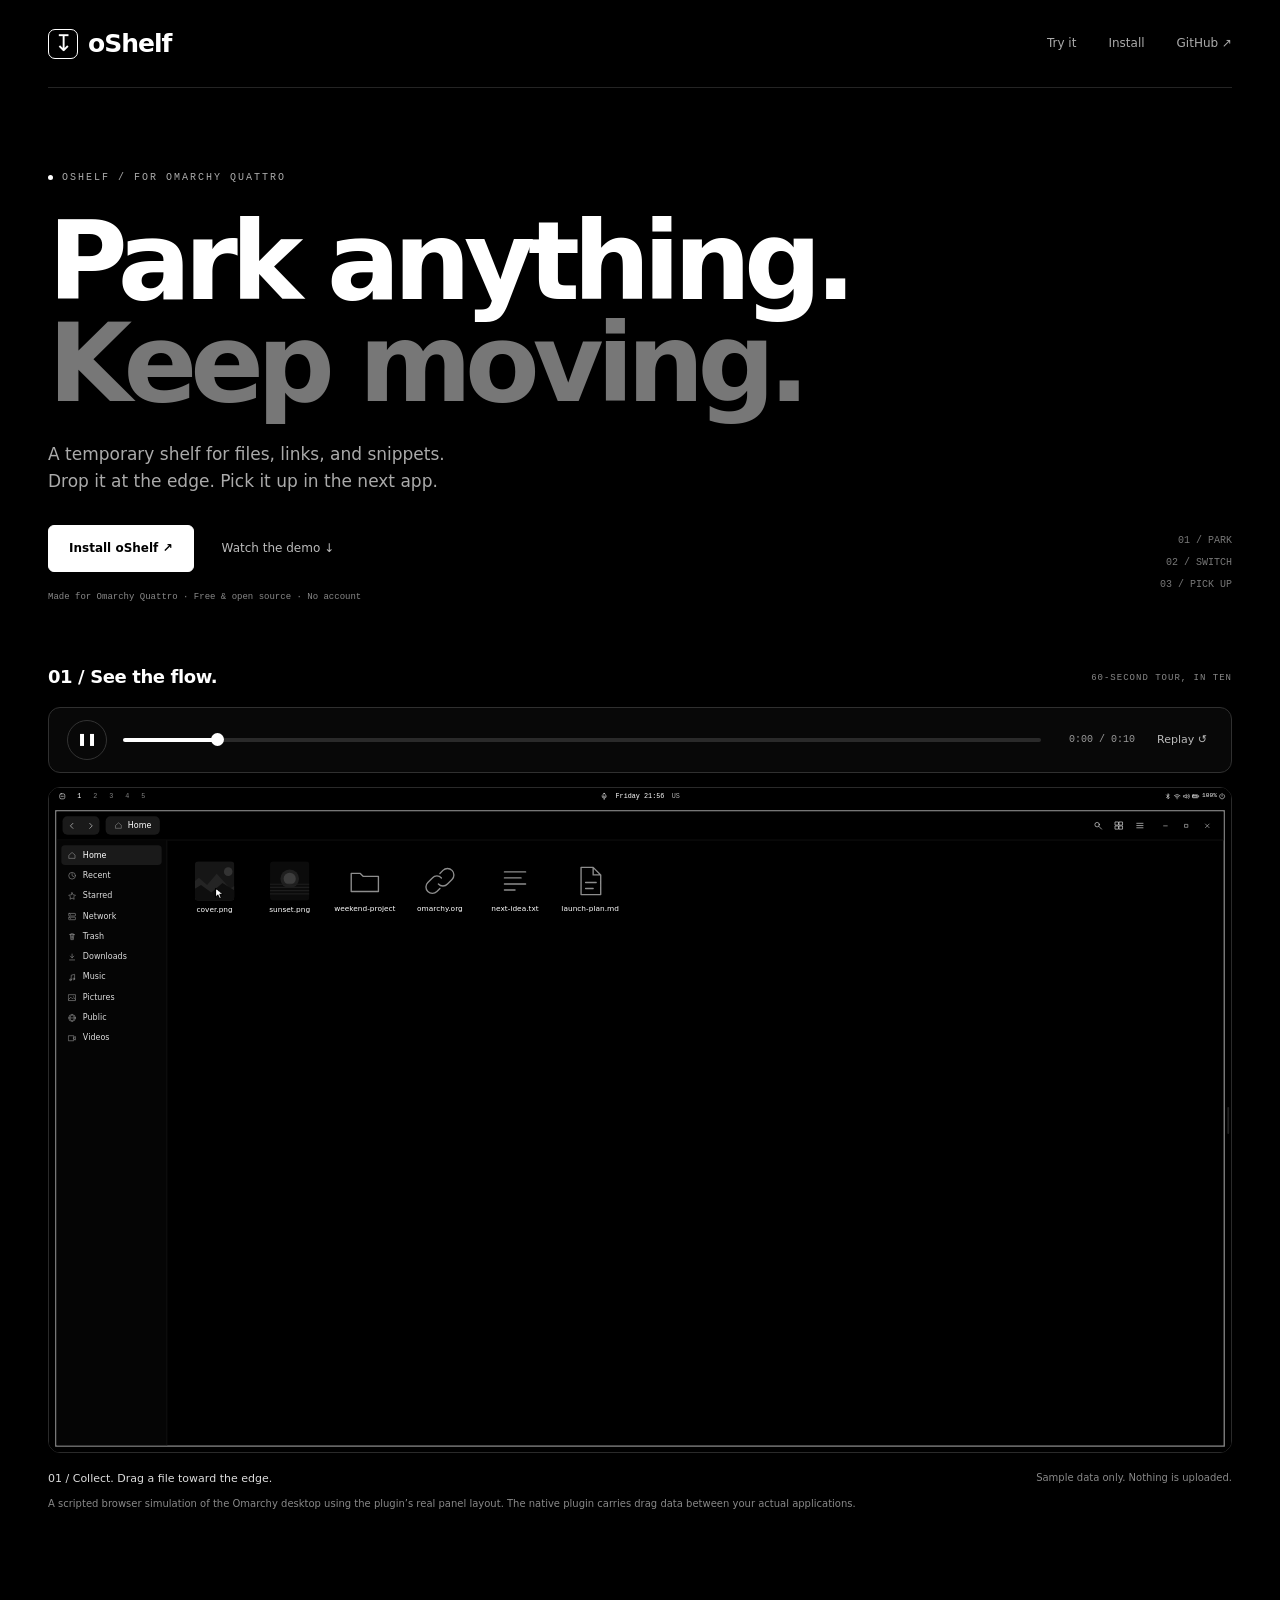
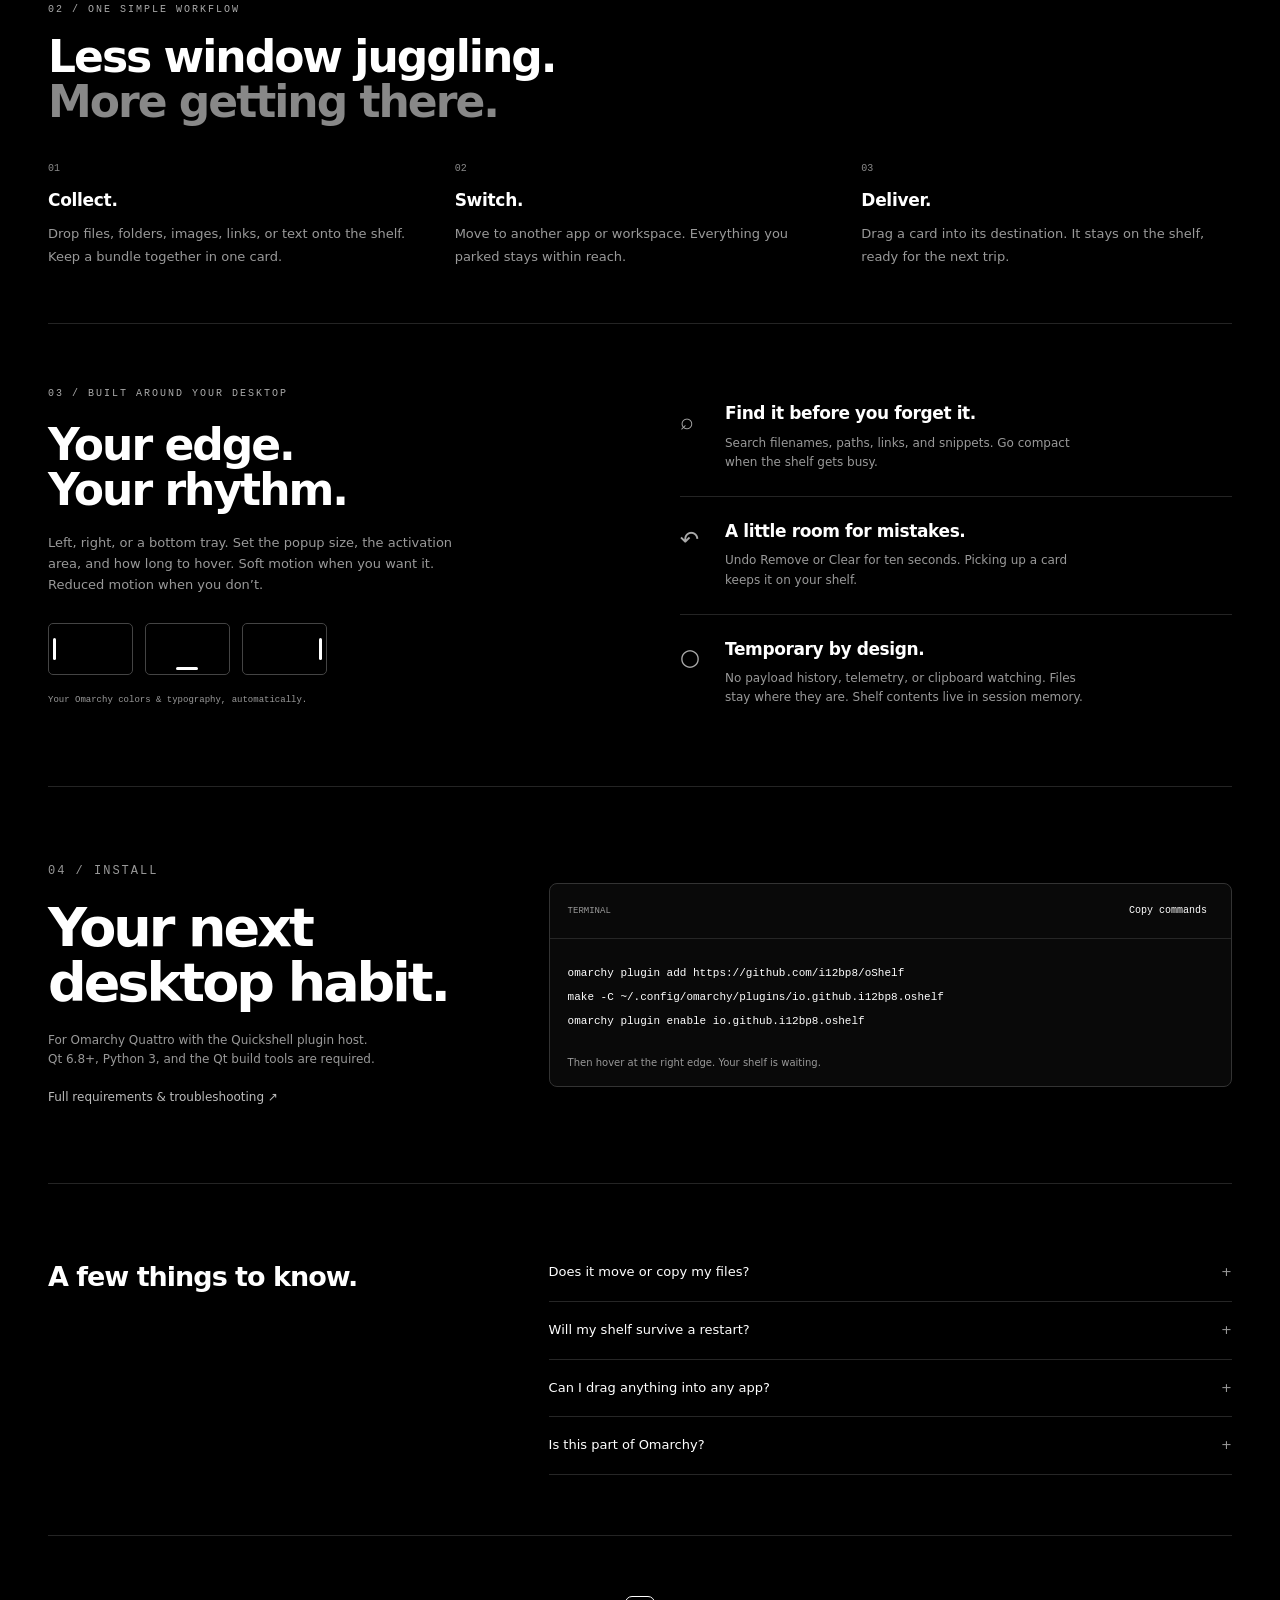
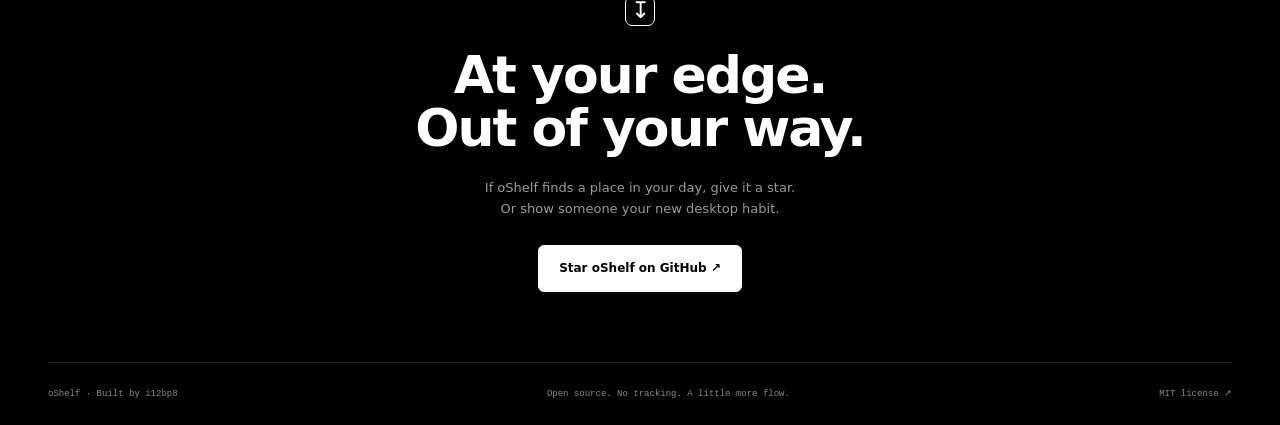
<file: index.html>
<!doctype html>
<html lang="en"><head>
<meta charset="utf-8"><meta name="viewport" content="width=device-width,initial-scale=1">
<title>oShelf — A little room between apps.</title>
<meta name="description" content="Park files, images, links, and snippets at the edge of your Omarchy desktop. Switch context. Pick them up anywhere.">
<meta name="theme-color" content="#000000"><meta property="og:title" content="oShelf — A little room between apps."><meta property="og:description" content="Your next favorite desktop habit. A temporary drag-and-drop shelf for Omarchy."><meta property="og:type" content="website"><meta property="og:url" content="https://i12bp8.github.io/oShelf/"><meta property="og:image" content="https://i12bp8.github.io/oShelf/social.png"><meta name="twitter:card" content="summary_large_image">
<link rel="icon" href="icon.svg" type="image/svg+xml"><link rel="stylesheet" href="style.css?v=4"><script src="demo.js?v=4" defer></script></head>
<body>
<svg class="sprite" aria-hidden="true" focusable="false" xmlns="http://www.w3.org/2000/svg">
<symbol id="i-shelf" viewBox="0 0 22 22"><path d="M3 12v7h16v-7M6 9V3h10v6M11 7v7m-3-3 3 3 3-3"/></symbol>
<symbol id="i-close" viewBox="0 0 22 22"><path d="m6 6 10 10M16 6 6 16"/></symbol>
<symbol id="i-search" viewBox="0 0 22 22"><circle cx="9" cy="9" r="5"/><path d="m13 13 6 6"/></symbol>
<symbol id="i-settings" viewBox="0 0 22 22"><path d="M3 5h2M9 5h10M3 11h8M15 11h4M3 17h2M9 17h10"/><circle cx="7" cy="5" r="2"/><circle cx="13" cy="11" r="2"/><circle cx="7" cy="17" r="2"/></symbol>
<symbol id="i-compact" viewBox="0 0 22 22"><path d="M3 4h3v3H3zM10 5.5h9M3 10h3v3H3zM10 11.5h9M3 16h3v3H3zM10 17.5h9"/></symbol>
<symbol id="i-pin" viewBox="0 0 22 22"><path d="M7 3h8l-1 7 3 4H5l3-4zM11 14v6"/></symbol>
<symbol id="i-image" viewBox="0 0 22 22"><rect x="3" y="3" width="16" height="16"/><path d="m3 16 5-5 4 4 3-3 4 4M15 7h.01"/></symbol>
<symbol id="i-text" viewBox="0 0 22 22"><path d="M4 5h14M4 9h11M4 13h14M4 17h7"/></symbol>
<symbol id="i-folder" viewBox="0 0 22 22"><path d="M2 6h6l2 2h10v10H2z"/></symbol>
<symbol id="i-url" viewBox="0 0 22 22"><circle cx="11" cy="11" r="8"/><path d="M3 11h16M11 3c-7 5-7 11 0 16M11 3c7 5 7 11 0 16"/></symbol>
<symbol id="i-file" viewBox="0 0 22 22"><path d="M5 2h8l5 5v13H5zM13 2v5h5M8 12h7M8 16h5"/></symbol>
<symbol id="i-arrow" viewBox="0 0 22 22"><path d="M6 16 16 6M9 6h7v7"/></symbol>
<symbol id="i-back" viewBox="0 0 22 22"><path d="M13 5 7 11l6 6"/></symbol>
<symbol id="i-forward" viewBox="0 0 22 22"><path d="m9 5 6 6-6 6"/></symbol>
<symbol id="i-home" viewBox="0 0 22 22"><path d="M4 10 11 4l7 6v8H4z"/></symbol>
<symbol id="i-clock" viewBox="0 0 22 22"><circle cx="11" cy="11" r="8"/><path d="M11 6v5l4 2"/></symbol>
<symbol id="i-star" viewBox="0 0 22 22"><path d="m11 3 2.5 5.3 5.5.7-4 4 1 5.6L11 16l-5 2.6 1-5.6-4-4 5.5-.7z"/></symbol>
<symbol id="i-network" viewBox="0 0 22 22"><rect x="3" y="4" width="16" height="6" rx="1"/><rect x="3" y="13" width="16" height="6" rx="1"/><path d="M7 7h.01M7 16h.01"/></symbol>
<symbol id="i-trash" viewBox="0 0 22 22"><path d="M5 6h12M8 6V4h6v2M7 6l1 12h6l1-12M10 9v6M12 9v6"/></symbol>
<symbol id="i-download" viewBox="0 0 22 22"><path d="M11 4v9m-4-4 4 4 4-4M5 18h12"/></symbol>
<symbol id="i-music" viewBox="0 0 22 22"><path d="M9 17V6l8-2v11"/><circle cx="7" cy="17" r="2"/><circle cx="15" cy="15" r="2"/></symbol>
<symbol id="i-pictures" viewBox="0 0 22 22"><rect x="3" y="4" width="16" height="14"/><path d="m3 15 5-5 4 4 3-3 4 4M14 8h.01"/></symbol>
<symbol id="i-public" viewBox="0 0 22 22"><circle cx="11" cy="11" r="8"/><path d="M3 11h16M11 3c-7 5-7 11 0 16M11 3c7 5 7 11 0 16"/></symbol>
<symbol id="i-videos" viewBox="0 0 22 22"><rect x="3" y="5" width="12" height="12"/><path d="m15 9 4-2v8l-4-2z"/></symbol>
<symbol id="i-grid" viewBox="0 0 22 22"><rect x="3" y="3" width="7" height="7"/><rect x="12" y="3" width="7" height="7"/><rect x="3" y="12" width="7" height="7"/><rect x="12" y="12" width="7" height="7"/></symbol>
<symbol id="i-menu" viewBox="0 0 22 22"><path d="M4 6h14M4 11h14M4 16h14"/></symbol>
<symbol id="i-minus" viewBox="0 0 22 22"><path d="M6 11h10"/></symbol>
<symbol id="i-square" viewBox="0 0 22 22"><rect x="7" y="7" width="8" height="8"/></symbol>
<symbol id="i-mic" viewBox="0 0 22 22"><path d="M11 3a3 3 0 0 1 3 3v4a3 3 0 0 1-6 0V6a3 3 0 0 1 3-3zM5 10a6 6 0 0 0 12 0M11 16v4"/></symbol>
<symbol id="i-bt" viewBox="0 0 22 22"><path d="m7 7 8 8-4 3V4l4 3-8 8"/></symbol>
<symbol id="i-net" viewBox="0 0 22 22"><path d="M3 9a12 12 0 0 1 16 0M6 12a8 8 0 0 1 10 0M9 15a3.5 3.5 0 0 1 4 0M11 18h.01"/></symbol>
<symbol id="i-vol" viewBox="0 0 22 22"><path d="M4 9h3l4-3v10l-4-3H4zM15 8a4 4 0 0 1 0 6M17 5a8 8 0 0 1 0 12"/></symbol>
<symbol id="i-batt" viewBox="0 0 22 22"><rect x="2" y="7" width="16" height="8" rx="2"/><path d="M20 10v2"/><rect x="4" y="9" width="11" height="4"/></symbol>
<symbol id="i-power" viewBox="0 0 22 22"><path d="M11 3v8M6 6a7 7 0 1 0 10 0"/></symbol>
<symbol id="i-omarchy" viewBox="0 0 22 22"><rect x="4" y="4" width="14" height="14" rx="4"/><path d="M8 11h6"/></symbol>
<symbol id="i-link" viewBox="0 0 22 22"><path d="M10 13a4 4 0 0 0 6 0l3-3a4 4 0 0 0-6-6l-2 2M12 9a4 4 0 0 0-6 0l-3 3a4 4 0 0 0 6 6l2-2"/></symbol>
<symbol id="i-pointer" viewBox="0 0 24 24"><path d="M5 3v16l4.2-4.2 2.6 6.2 3-1.3-2.6-6.2H18z" fill="#fff" stroke="#000" stroke-width="1.4" stroke-linejoin="round"/></symbol>
</svg>
<nav class="nav wrap" aria-label="Main navigation"><a class="brand" href="#"><span class="brand-icon">↧</span> oShelf<span class="brand-dot">.</span></a><div><a href="#playground">Try it</a><a href="#install">Install</a><a class="github" href="https://github.com/i12bp8/oShelf">GitHub ↗</a></div></nav>
<main><header class="hero wrap"><p class="eyebrow"><span></span> OSHELF / FOR OMARCHY QUATTRO</p><h1>Park anything.<br><em>Keep moving.</em></h1><p class="intro">A temporary shelf for files, links, and snippets.<br>Drop it at the edge. Pick it up in the next app.</p><div class="hero-actions"><a class="button primary" href="#install">Install oShelf ↗</a><a class="text-link" href="#playground">Watch the demo ↓</a></div><p class="fine">Made for Omarchy Quattro · Free & open source · No account</p><div class="hero-index" aria-hidden="true">01 / PARK<br>02 / SWITCH<br>03 / PICK UP</div></header>
<section class="playground" id="playground" aria-labelledby="demo-title">
<div class="wrap"><div class="section-label"><h2 id="demo-title">01 / See the flow.</h2><span>60-SECOND TOUR, IN TEN</span></div>
<div class="demo-toolbar"><button id="play" class="media-play" aria-label="Pause demo">❚❚</button><input id="scrub" class="media-track" type="range" min="0" max="1000" value="0" step="1" aria-label="Demo progress"><span id="time" class="media-time">0:00 / 0:11</span><button id="replay" class="media-replay">Replay ↺</button></div></div>
<div class="stage-wrap"><div class="stage" id="stage" aria-hidden="true"><div class="desktop" id="desktop" data-edge="right" data-workspace="1">
<div class="wallpaper"></div>
<header class="obar"><div class="obar-left"><span class="obar-menu"><svg class="icon"><use href="#i-omarchy"/></svg></span><div class="obar-workspaces"><span data-workspace="1" aria-pressed="true">1</span><span data-workspace="2" aria-pressed="false">2</span><span data-workspace="3">3</span><span data-workspace="4">4</span><span data-workspace="5">5</span></div></div>
<div class="obar-center"><span class="obar-ind"><svg class="icon"><use href="#i-mic"/></svg></span><span class="obar-clock" id="obar-clock">Thursday 14:20</span><span class="obar-kb">US</span></div>
<div class="obar-right"><span class="obar-ind"><svg class="icon"><use href="#i-bt"/></svg></span><span class="obar-ind"><svg class="icon"><use href="#i-net"/></svg></span><span class="obar-ind"><svg class="icon"><use href="#i-vol"/></svg></span><span class="obar-ind"><svg class="icon"><use href="#i-batt"/></svg><b>100%</b></span><span class="obar-ind"><svg class="icon"><use href="#i-power"/></svg></span></div>
</header>
<div class="ws" data-ws="1">
<section class="nw" id="source-window" aria-label="Files — Home">
<div class="nw-bar"><div class="nw-nav"><span class="nw-navbtn"><svg class="icon"><use href="#i-back"/></svg></span><span class="nw-navbtn"><svg class="icon"><use href="#i-forward"/></svg></span></div><div class="nw-path"><svg class="icon"><use href="#i-home"/></svg> Home</div><div class="nw-actions"><span class="nw-icon"><svg class="icon"><use href="#i-search"/></svg></span><span class="nw-icon"><svg class="icon"><use href="#i-grid"/></svg></span><span class="nw-icon"><svg class="icon"><use href="#i-menu"/></svg></span><div class="nw-controls"><span><svg class="icon"><use href="#i-minus"/></svg></span><span><svg class="icon"><use href="#i-square"/></svg></span><span><svg class="icon"><use href="#i-close"/></svg></span></div></div></div>
<div class="nw-body"><nav class="nw-side"><span class="nw-place active"><svg class="icon"><use href="#i-home"/></svg>Home</span><span class="nw-place"><svg class="icon"><use href="#i-clock"/></svg>Recent</span><span class="nw-place"><svg class="icon"><use href="#i-star"/></svg>Starred</span><span class="nw-place"><svg class="icon"><use href="#i-network"/></svg>Network</span><span class="nw-place"><svg class="icon"><use href="#i-trash"/></svg>Trash</span><span class="nw-place"><svg class="icon"><use href="#i-download"/></svg>Downloads</span><span class="nw-place"><svg class="icon"><use href="#i-music"/></svg>Music</span><span class="nw-place"><svg class="icon"><use href="#i-pictures"/></svg>Pictures</span><span class="nw-place"><svg class="icon"><use href="#i-public"/></svg>Public</span><span class="nw-place"><svg class="icon"><use href="#i-videos"/></svg>Videos</span></nav><div class="nw-grid" id="samples"></div></div>
</section>
</div>
<div class="ws" data-ws="2" hidden>
<section class="nw" id="destination" aria-label="Files — Projects">
<div class="nw-bar"><div class="nw-nav"><span class="nw-navbtn"><svg class="icon"><use href="#i-back"/></svg></span><span class="nw-navbtn"><svg class="icon"><use href="#i-forward"/></svg></span></div><div class="nw-path"><svg class="icon"><use href="#i-folder"/></svg> Projects</div><div class="nw-actions"><span class="nw-icon"><svg class="icon"><use href="#i-search"/></svg></span><span class="nw-icon"><svg class="icon"><use href="#i-grid"/></svg></span><span class="nw-icon"><svg class="icon"><use href="#i-menu"/></svg></span><div class="nw-controls"><span><svg class="icon"><use href="#i-minus"/></svg></span><span><svg class="icon"><use href="#i-square"/></svg></span><span><svg class="icon"><use href="#i-close"/></svg></span></div></div></div>
<div class="nw-body"><nav class="nw-side"><span class="nw-place"><svg class="icon"><use href="#i-home"/></svg>Home</span><span class="nw-place active"><svg class="icon"><use href="#i-folder"/></svg>Projects</span><span class="nw-place"><svg class="icon"><use href="#i-clock"/></svg>Recent</span><span class="nw-place"><svg class="icon"><use href="#i-star"/></svg>Starred</span><span class="nw-place"><svg class="icon"><use href="#i-network"/></svg>Network</span><span class="nw-place"><svg class="icon"><use href="#i-trash"/></svg>Trash</span><span class="nw-place"><svg class="icon"><use href="#i-download"/></svg>Downloads</span><span class="nw-place"><svg class="icon"><use href="#i-pictures"/></svg>Pictures</span></nav><div class="nw-grid empty" id="delivered"><p class="nw-drop-hint" id="drop-hint">Drop a shelf card here</p></div></div>
</section>
</div>
<div class="os-edge" id="edge-handle"><i class="os-edge-dwell" id="edge-dwell"></i></div>
<aside class="oshelf" id="shelf">
<div class="os-wash"></div>
<div class="os-head"><span class="os-mark"><svg class="icon"><use href="#i-shelf"/></svg></span><div class="os-heading"><strong>oShelf</strong><small>A place between apps</small></div><div class="os-head-actions"><span class="os-action"><svg class="icon"><use href="#i-settings"/></svg></span><span class="os-action"><svg class="icon"><use href="#i-close"/></svg></span></div></div>
<div class="os-browse">
<div class="os-search"><svg class="icon"><use href="#i-search"/></svg><span class="os-search-placeholder">Find anything on your shelf</span></div>
<div class="os-meta"><span id="os-meta">READY WHEN YOU ARE</span><div class="os-meta-actions"><span class="os-action"><svg class="icon"><use href="#i-pin"/></svg></span><span class="os-action"><svg class="icon"><use href="#i-compact"/></svg></span></div></div>
<div class="os-list" id="shelf-cards"></div>
<div class="os-empty" id="empty"><span class="os-empty-mark"><svg class="icon"><use href="#i-shelf"/></svg></span><strong>Leave it here for a moment.</strong><p>Files, links, images, little thoughts.<br>Drop here. Pick up wherever you go.</p></div>
<div class="os-foot"><span id="os-message">Temporary by design</span><div class="os-foot-actions"><span class="os-action os-action-label">Clear</span></div></div>
</div>
</aside>
<div class="demo-cursor" id="cursor"><svg class="icon"><use href="#i-pointer"/></svg></div>
<div class="demo-ghost" id="ghost"></div>
</div></div></div>
<div class="wrap"><div class="demo-caption"><p id="demo-status" role="status" aria-live="polite">01 / Collect. Drag a file to the edge.</p><span>Sample data only. Nothing is uploaded.</span></div><p class="demo-note">A scripted browser simulation of the Omarchy desktop using the plugin’s real panel layout. The native plugin carries drag data between your actual applications.</p></div>
</section>
<section class="statement wrap"><p class="eyebrow">02 / ONE SIMPLE WORKFLOW</p><h2>Less window juggling.<br><em>More getting there.</em></h2><div class="use-cases"><article><span class="number">01</span><h3>Collect.</h3><p>Drop files, folders, images, links, or text onto the shelf. Keep a bundle together in one card.</p></article><article><span class="number">02</span><h3>Switch.</h3><p>Move to another app or workspace. Everything you parked stays within reach.</p></article><article><span class="number">03</span><h3>Deliver.</h3><p>Drag a card into its destination. It stays on the shelf, ready for the next trip.</p></article></div></section>
<section class="details wrap"><div class="detail-large"><span class="eyebrow">03 / BUILT AROUND YOUR DESKTOP</span><h2>Your edge.<br>Your rhythm.</h2><p>Left, right, or a bottom tray. Set the popup size, the activation area, and how long to hover. Soft motion when you want it. Reduced motion when you don’t.</p><div class="mini-edges" aria-hidden="true"><div><i></i></div><div><i></i></div><div><i></i></div></div><span class="detail-tag">Your Omarchy colors & typography, automatically.</span></div><div class="detail-stack"><article><span>⌕</span><div><h3>Find it before you forget it.</h3><p>Search filenames, paths, links, and snippets. Go compact when the shelf gets busy.</p></div></article><article><span>↶</span><div><h3>A little room for mistakes.</h3><p>Undo Remove or Clear for ten seconds. Picking up a card keeps it on your shelf.</p></div></article><article><span>○</span><div><h3>Temporary by design.</h3><p>No payload history, telemetry, or clipboard watching. Files stay where they are. Shelf contents live in session memory.</p></div></article></div></section>
<section class="install wrap" id="install"><div><p class="eyebrow">04 / INSTALL</p><h2>Your next<br><em>desktop habit.</em></h2><p>For Omarchy Quattro with the Quickshell plugin host.<br>Qt 6.8+, Python 3, and the Qt build tools are required.</p><a class="text-link" href="https://github.com/i12bp8/oShelf#install">Full requirements & troubleshooting ↗</a></div><div class="terminal"><div class="terminal-top"><span>TERMINAL</span><button id="copy-install">Copy commands</button></div><pre><code id="install-code">omarchy plugin add https://github.com/i12bp8/oShelf
make -C ~/.config/omarchy/plugins/io.github.i12bp8.oshelf
omarchy plugin enable io.github.i12bp8.oshelf</code></pre><p>Then hover at the right edge. Your shelf is waiting.</p></div></section>
<section class="faq wrap"><h2>A few things to know.</h2><details><summary>Does it move or copy my files?</summary><p>oShelf keeps references to files and folders. It never moves or deletes the originals. Outgoing drags use copy semantics; the receiving application decides what to do with the offered data.</p></details><details><summary>Will my shelf survive a restart?</summary><p>No. Shelf contents disappear when the plugin reloads or the shell session ends. Your placement, size, and timing preferences are saved separately.</p></details><details><summary>Can I drag anything into any app?</summary><p>Files, folders, bundles, links, text, and portable image data are supported. Destinations choose which formats they accept. Image-only data is not converted into a file, and browser, GTK, and sandboxed app compatibility is not exhaustive.</p></details><details><summary>Is this part of Omarchy?</summary><p>oShelf is an independent community plugin for Omarchy Quattro. It is free software under the MIT license.</p></details></section>
<section class="closing wrap"><span class="brand-icon">↧</span><h2>At your edge.<br>Out of your way.</h2><p>If oShelf finds a place in your day, give it a star.<br>Or show someone your new desktop habit.</p><a class="button primary" href="https://github.com/i12bp8/oShelf">Star oShelf on GitHub ↗</a></section></main>
<footer class="wrap"><span>oShelf · Built by <a href="https://github.com/i12bp8">i12bp8</a></span><span>Open source. No tracking. A little more flow.</span><a href="https://github.com/i12bp8/oShelf/blob/main/LICENSE">MIT license ↗</a></footer></body></html>
</file>
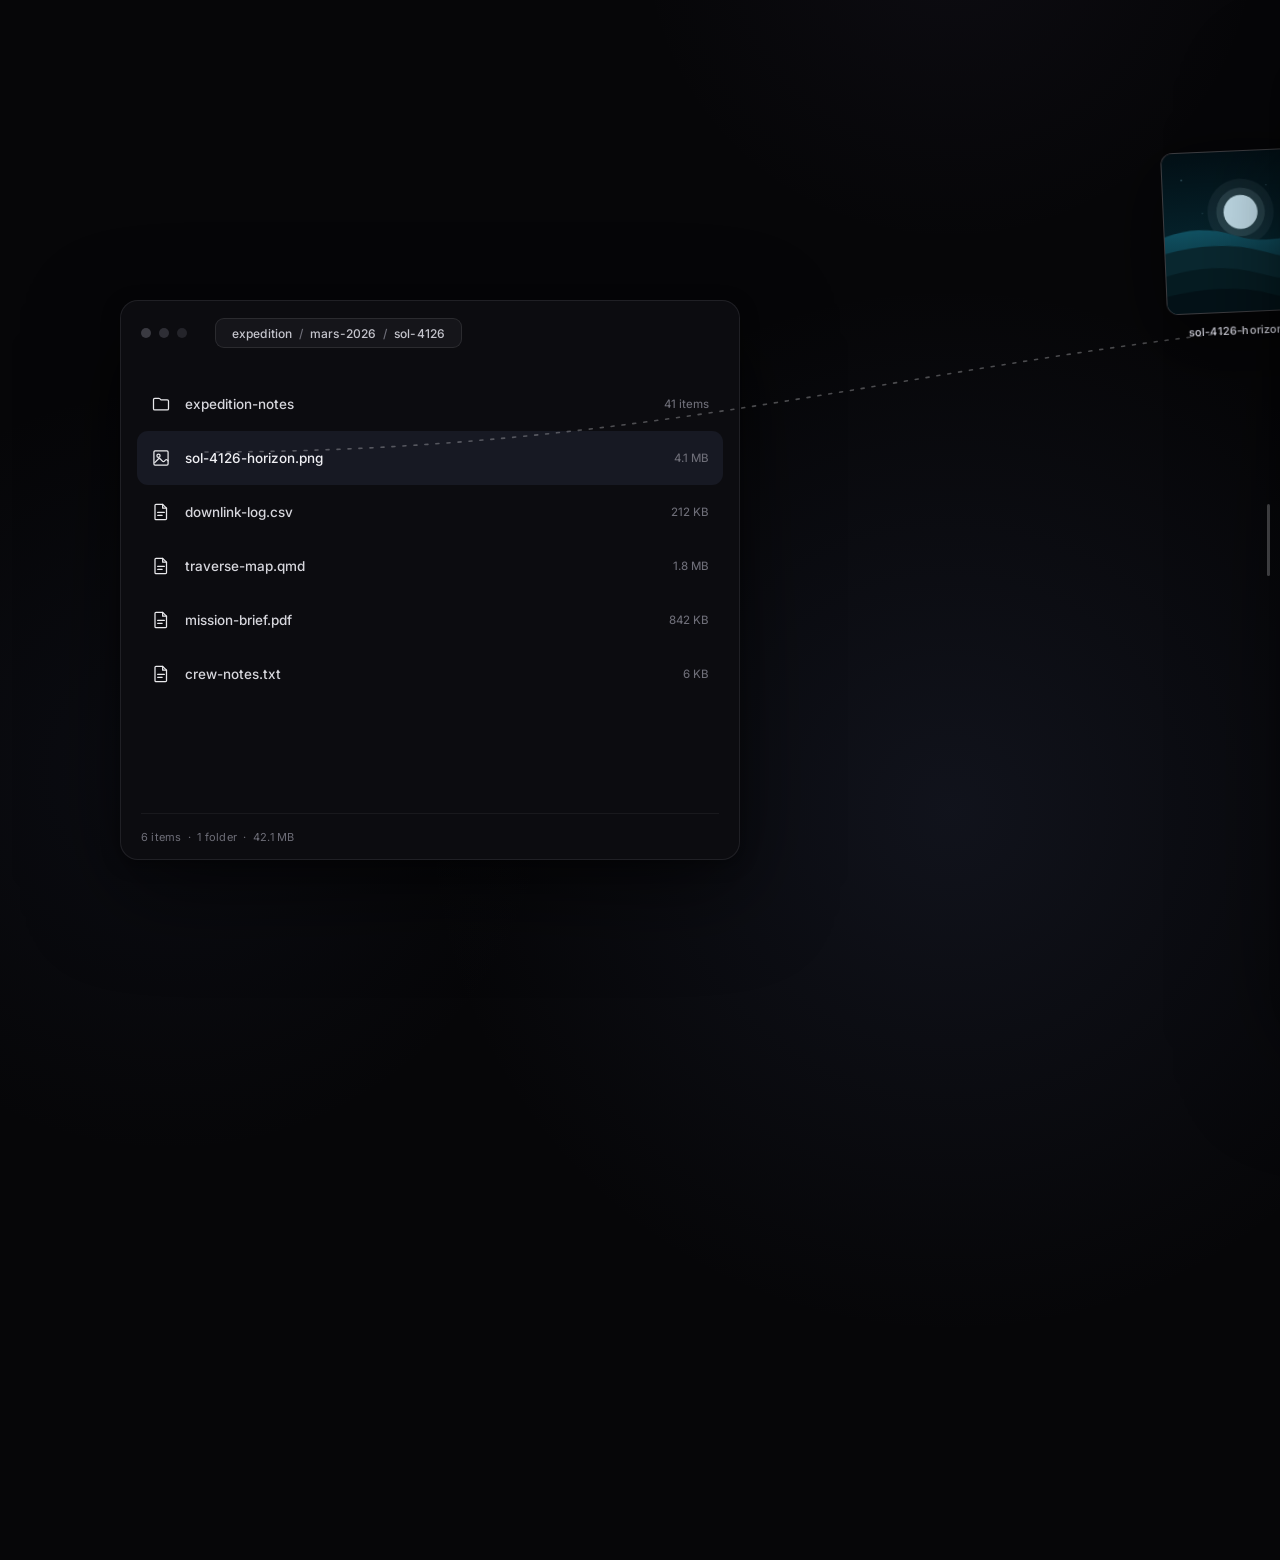
<file: docs/preview.html>
<!doctype html>
<html lang="en">
<head>
<meta charset="utf-8">
<title>oShelf — park anything, pick it up anywhere</title>
<style>
@font-face {
    font-family: "Inter VF";
    src: url([data-uri]) format("woff2-variations");
    font-weight: 100 900;
    font-style: normal;
}
:root {
    --fg: #E9E9EC;
    --dim: #A2A2AC;
    --faint: #6E6E78;
    --panel: #101014;
    --panel-border: rgba(233, 233, 236, 0.17);
    --card: #15151A;
    --card-border: rgba(233, 233, 236, 0.13);
    --accent: #9DB2FF;
    --hair: rgba(233, 233, 236, 0.10);
}
* { margin: 0; padding: 0; box-sizing: border-box; }
html, body { width: 1920px; height: 1080px; overflow: hidden; }
body {
    background: #060608;
    font-family: "Inter VF", "Inter", system-ui, sans-serif;
    -webkit-font-smoothing: antialiased;
    color: var(--fg);
    user-select: none;
}

/* ————— ambient desktop backdrop ————— */
.backdrop { position: absolute; inset: 0; pointer-events: none; }
.backdrop .glow-r {
    position: absolute; width: 1500px; height: 1500px;
    right: -420px; top: 60px;
    background: radial-gradient(closest-side, rgba(88, 104, 160, 0.13), transparent 70%);
}
.backdrop .glow-l {
    position: absolute; width: 1100px; height: 1100px;
    left: -380px; bottom: -420px;
    background: radial-gradient(closest-side, rgba(70, 84, 134, 0.09), transparent 70%);
}
.backdrop .glow-t {
    position: absolute; width: 900px; height: 900px;
    left: 500px; top: -520px;
    background: radial-gradient(closest-side, rgba(120, 104, 170, 0.06), transparent 70%);
}

/* ————— right edge whisper (landing mark) ————— */
.edge-mark {
    position: absolute; right: 10px; top: 504px; width: 3px; height: 72px;
    border-radius: 2px; background: rgba(233, 233, 236, 0.30);
}

/* ————— source window ————— */
.window {
    position: absolute; left: 120px; top: 300px; width: 620px; height: 560px;
    background: #0C0C10;
    border: 1px solid rgba(233, 233, 236, 0.09);
    border-radius: 18px;
    box-shadow: 0 30px 90px rgba(0, 0, 0, 0.55), 0 4px 18px rgba(0, 0, 0, 0.35);
}
.window .titlebar { height: 64px; display: flex; align-items: center; padding: 0 20px; gap: 8px; }
.dot { width: 10px; height: 10px; border-radius: 50%; }
.dot.a { background: #3A3A41; } .dot.b { background: #2E2E35; } .dot.c { background: #24242A; }
.breadcrumb {
    margin-left: 20px; height: 30px; padding: 0 16px;
    display: flex; align-items: center;
    background: rgba(233, 233, 236, 0.045);
    border: 1px solid rgba(233, 233, 236, 0.10);
    border-radius: 9px;
    font-size: 12px; font-weight: 500; color: #C4C4CC;
    letter-spacing: 0.1px;
}
.breadcrumb .slash { color: var(--faint); margin: 0 7px; }
.window .list { padding: 12px 16px 0; }
.row {
    display: flex; align-items: center; gap: 14px;
    height: 54px; padding: 0 14px; border-radius: 11px;
}
.row .name { font-size: 13.5px; font-weight: 500; color: #D6D6DC; flex: 1; white-space: nowrap; overflow: hidden; text-overflow: ellipsis; }
.row .meta { font-size: 11.5px; color: var(--faint); font-weight: 450; }
.row.selected { background: rgba(157, 178, 255, 0.08); }
.row.selected .name { color: #EFEFF3; }
.window .statusbar {
    position: absolute; left: 20px; right: 20px; bottom: 0; height: 46px;
    display: flex; align-items: center;
    border-top: 1px solid rgba(233, 233, 236, 0.06);
    font-size: 11px; color: var(--faint); letter-spacing: 0.2px;
}

/* ————— drag trail ————— */
.trail { position: absolute; pointer-events: none; }
.arrival { position: absolute; width: 20px; height: 20px; border-radius: 50%; }
.arrival.in { left: 1184px; top: 332px; box-shadow: 0 0 0 0 rgba(157, 178, 255, 0.0); }

/* ————— drag ghost ————— */
.ghost {
    position: absolute; left: 1164px; top: 150px; width: 162px;
    transform: rotate(-2.5deg);
    filter: drop-shadow(0 22px 34px rgba(0, 0, 0, 0.55));
}
.ghost .thumb {
    width: 162px; height: 162px; border-radius: 12px; overflow: hidden;
    border: 1px solid rgba(233, 233, 236, 0.22);
    background: #0D0D11;
}
.ghost .name {
    margin-top: 11px; font-size: 11px; font-weight: 550; color: #C2C2CC;
    white-space: nowrap; overflow: hidden; text-overflow: ellipsis; text-align: center;
    letter-spacing: 0.2px;
}

/* ————— shelf ————— */
.shelf {
    position: absolute; left: 1294px; top: 64px; width: 592px; height: 952px;
    background: var(--panel);
    border: 1px solid var(--panel-border);
    border-radius: 30px;
    box-shadow: 0 40px 110px rgba(0, 0, 0, 0.6), 0 6px 22px rgba(0, 0, 0, 0.4);
    padding: 0 30px;
}
.shelf .brand { margin-top: 36px; font-size: 42px; font-weight: 720; letter-spacing: -1.6px; }
.shelf .count {
    position: absolute; right: 34px; top: 46px;
    font-size: 13px; font-weight: 600; color: var(--dim);
    letter-spacing: 2.4px;
}
.cards { margin-top: 30px; display: flex; flex-direction: column; gap: 14px; }
.card {
    position: relative; width: 532px;
    background: var(--card);
    border: 1px solid var(--card-border);
    border-radius: 17px;
}
.card.thumb { height: 264px; }
.card.flat  { height: 150px; }
.card .frame {
    position: absolute; left: 12px; top: 12px; width: 508px; height: 162px;
    border-radius: 11px; overflow: hidden;
    border: 1px solid rgba(233, 233, 236, 0.10);
}
.card .label {
    position: absolute; left: 17px;
    font-size: 10px; font-weight: 650; color: var(--dim);
    letter-spacing: 1.8px;
}
.card.thumb .label { top: 190px; }
.card.thumb .label { letter-spacing: 2.6px; }
.card.flat .label { top: 20px; }
.card .title {
    position: absolute; left: 17px; width: 498px;
    font-weight: 650; color: var(--fg); white-space: nowrap; overflow: hidden; text-overflow: ellipsis;
}
.card.thumb .title { top: 214px; font-size: 17px; }
.card.thumb .title { letter-spacing: -0.2px; }
.card.flat .title { top: 44px; font-size: 18px; }
.card.flat .title { letter-spacing: -0.25px; }
.card .meta {
    position: absolute; left: 17px; bottom: 18px; right: 16px;
    font-size: 11px; color: var(--faint); white-space: nowrap; overflow: hidden; text-overflow: ellipsis;
}
.card .glyph {
    position: absolute; left: 17px; top: 60px; width: 24px; height: 24px;
    color: rgba(233, 233, 236, 0.78);
}
.card .title.with-glyph { left: 55px; width: 460px; top: 47px; }
.card .text-body {
    position: absolute; left: 17px; top: 56px; right: 17px;
    font-size: 15.5px; font-weight: 420; line-height: 1.42; color: #D9D9DF;
    display: -webkit-box; -webkit-line-clamp: 2; -webkit-box-orient: vertical; overflow: hidden;
}

.shelf .foot {
    position: absolute; left: 30px; right: 30px; bottom: 28px;
    display: flex; align-items: center; justify-content: space-between;
}
.shelf .foot .hint { font-size: 12.5px; color: rgba(198, 210, 255, 0.92); letter-spacing: 0.15px; }
.pill {
    height: 40px; padding: 0 20px; display: flex; align-items: center;
    background: rgba(233, 233, 236, 0.08); border-radius: 11px;
    font-size: 13px; font-weight: 560; color: #E2E2E8;
}
.glyph { fill: none; stroke: currentColor; stroke-width: 1.6; stroke-linecap: round; stroke-linejoin: round; }
.glyph.slim { stroke-width: 1.5; }
</style>
</head>
<body>

<div class="backdrop">
  <div class="glow-r"></div><div class="glow-l"></div><div class="glow-t"></div>
</div>

<div class="edge-mark"></div>

<!-- ————— source: file manager ————— -->
<div class="window">
  <div class="titlebar">
    <span class="dot a"></span><span class="dot b"></span><span class="dot c"></span>
    <div class="breadcrumb">expedition<span class="slash">/</span>mars-2026<span class="slash">/</span>sol-4126</div>
  </div>
  <div class="list">
    <div class="row">
      <svg class="glyph slim" width="20" height="20" viewBox="0 0 24 24"><use href="#ic-folder"/></svg>
      <span class="name">expedition-notes</span><span class="meta">41 items</span>
    </div>
    <div class="row selected">
      <svg class="glyph slim" width="20" height="20" viewBox="0 0 24 24"><use href="#ic-image"/></svg>
      <span class="name">sol-4126-horizon.png</span><span class="meta">4.1 MB</span>
    </div>
    <div class="row">
      <svg class="glyph slim" width="20" height="20" viewBox="0 0 24 24"><use href="#ic-file"/></svg>
      <span class="name">downlink-log.csv</span><span class="meta">212 KB</span>
    </div>
    <div class="row">
      <svg class="glyph slim" width="20" height="20" viewBox="0 0 24 24"><use href="#ic-file"/></svg>
      <span class="name">traverse-map.qmd</span><span class="meta">1.8 MB</span>
    </div>
    <div class="row">
      <svg class="glyph slim" width="20" height="20" viewBox="0 0 24 24"><use href="#ic-file"/></svg>
      <span class="name">mission-brief.pdf</span><span class="meta">842 KB</span>
    </div>
    <div class="row">
      <svg class="glyph slim" width="20" height="20" viewBox="0 0 24 24"><use href="#ic-file"/></svg>
      <span class="name">crew-notes.txt</span><span class="meta">6 KB</span>
    </div>
  </div>
  <div class="statusbar">6 items &nbsp;·&nbsp; 1 folder &nbsp;·&nbsp; 42.1 MB</div>
</div>

<!-- ————— drag in flight ————— -->
<svg class="trail" width="1920" height="1080" viewBox="0 0 1920 1080" fill="none">
  <path d="M 205 452 C 640 452, 900 368, 1252 330" stroke="rgba(233,233,236,0.30)" stroke-width="1.6"
        stroke-dasharray="3 8" stroke-linecap="round"/>
</svg>

<div class="ghost">
  <div class="thumb">
    <svg width="162" height="162" viewBox="0 0 400 400" preserveAspectRatio="xMidYMid slice"><use href="#art-sol"/></svg>
  </div>
  <div class="name">sol-4126-horizon.png</div>
</div>

<!-- ————— oShelf ————— -->
<div class="shelf">
  <div class="brand">oShelf</div>
  <div class="count">04</div>

  <div class="cards">

    <div class="card thumb">
      <div class="frame">
        <svg width="508" height="162" viewBox="0 0 640 200" preserveAspectRatio="xMidYMid slice"><use href="#art-duna"/></svg>
      </div>
      <div class="label" style="color:rgba(233,233,236,0.55)">Image</div>
      <div class="title">duna-canyon-2013.png</div>
    </div>

    <div class="card flat">
      <svg class="glyph slim" width="24" height="24" viewBox="0 0 24 24" style="position:absolute;left:17px;top:22px;color:rgba(233,233,236,0.85)"><use href="#ic-folder"/></svg>
      <div class="label" style="left:54px;top:27px">Folder</div>
      <div class="title" style="left:54px;top:51px;width:460px">expedition-notes</div>
      <div class="meta">Folder reference</div>
    </div>

    <div class="card flat">
      <svg class="glyph slim" width="24" height="24" viewBox="0 0 24 24" style="position:absolute;left:17px;top:22px;color:rgba(233,233,236,0.85)"><use href="#ic-file"/></svg>
      <div class="label" style="left:54px;top:27px">File</div>
      <div class="title" style="left:54px;top:51px;width:460px">mission-brief.pdf</div>
      <div class="meta">File reference</div>
    </div>

    <div class="card flat">
      <svg class="glyph slim" width="24" height="24" viewBox="0 0 24 24" style="position:absolute;left:17px;top:22px;color:rgba(233,233,236,0.85)"><use href="#ic-url"/></svg>
      <div class="label" style="left:54px;top:27px">Link</div>
      <div class="title" style="left:54px;top:51px;width:460px">science.nasa.gov</div>
      <div class="meta">https://science.nasa.gov/mars-exploration/mission/</div>
    </div>

  </div>

  <div class="foot">
    <div class="hint">Release to park</div>
    <div class="pill">Clear</div>
  </div>
</div>

<svg width="0" height="0" style="position:absolute">
  <defs>
    <symbol id="ic-file" viewBox="0 0 24 24">
      <path d="M6 2.8h8l4.6 4.6V20a1.2 1.2 0 0 1-1.2 1.2H6A1.2 1.2 0 0 1 4.8 20V4a1.2 1.2 0 0 1 1.2-1.2z"/>
      <path d="M14 2.8v4.6h4.6M8 12.5h8M8 16h5.4"/>
    </symbol>
    <symbol id="ic-folder" viewBox="0 0 24 24">
      <path d="M3 6.6c0-.83.67-1.5 1.5-1.5h4.9c.4 0 .78.16 1.06.44l1.5 1.5h7.54c.83 0 1.5.67 1.5 1.5V17.6c0 .83-.67 1.5-1.5 1.5h-15A1.5 1.5 0 0 1 3 17.6V6.6z"/>
    </symbol>
    <symbol id="ic-url" viewBox="0 0 24 24">
      <path d="M12 21a9 9 0 1 0 0-18 9 9 0 0 0 0 18z"/>
      <path d="M3.5 12h17M12 3.3c2.3 2.3 3.4 5.1 3.4 8.7S14.3 18.4 12 20.7c-2.3-2.3-3.4-5.1-3.4-8.7S9.7 5.6 12 3.3z"/>
    </symbol>
    <symbol id="ic-image" viewBox="0 0 24 24">
      <path d="M4.8 3.5h14.4c.72 0 1.3.58 1.3 1.3v14.4c0 .72-.58 1.3-1.3 1.3H4.8a1.3 1.3 0 0 1-1.3-1.3V4.8c0-.72.58-1.3 1.3-1.3z"/>
      <circle cx="9" cy="9.2" r="1.9"/>
      <path d="M4.5 17.5l4.6-4.6c.5-.5 1.3-.5 1.8 0l3.1 3.1c.5.5 1.3.5 1.8 0l1.7-1.7c.5-.5 1.3-.5 1.8 0l1.2 1.2"/>
    </symbol>

    <symbol id="art-sol" viewBox="0 0 400 400">
      <defs>
        <linearGradient id="s-sky" x1="0" y1="0" x2="0" y2="1">
          <stop offset="0" stop-color="#031016"/>
          <stop offset="0.55" stop-color="#06232C"/>
          <stop offset="1" stop-color="#0A3540"/>
        </linearGradient>
        <linearGradient id="s-hor" x1="0" y1="0" x2="0" y2="1">
          <stop offset="0" stop-color="#115263"/>
          <stop offset="1" stop-color="#04181F"/>
        </linearGradient>
      </defs>
      <rect width="400" height="400" fill="url(#s-sky)"/>
      <g fill="#9FDFF2">
        <circle cx="47" cy="66" r="1.3" opacity="0.85"/><circle cx="340" cy="44" r="1" opacity="0.7"/>
        <circle cx="370" cy="120" r="1.4" opacity="0.9"/><circle cx="96" cy="150" r="1" opacity="0.6"/>
        <circle cx="255" cy="86" r="1.1" opacity="0.75"/>
      </g>
      <circle cx="190" cy="150" r="42" fill="#CFE9F4" opacity="0.92"/>
      <circle cx="190" cy="150" r="60" fill="#CFE9F4" opacity="0.12"/>
      <circle cx="190" cy="150" r="82" fill="#CFE9F4" opacity="0.06"/>
      <path d="M0 205 Q 90 175, 175 208 T 400 190 L 400 400 L 0 400 Z" fill="url(#s-hor)"/>
      <path d="M0 246 Q 140 214, 250 252 T 400 244 L 400 400 L 0 400 Z" fill="#0A2830"/>
      <path d="M0 302 Q 120 268, 240 306 T 400 292 L 400 400 L 0 400 Z" fill="#061C22"/>
      <path d="M0 352 Q 150 322, 260 356 T 400 350 L 400 400 L 0 400 Z" fill="#041218"/>
    </symbol>

    <symbol id="art-duna" viewBox="0 0 640 200">
      <defs>
        <linearGradient id="d-sky" x1="0" y1="0" x2="0" y2="1">
          <stop offset="0" stop-color="#160A14"/>
          <stop offset="0.55" stop-color="#3A1220"/>
          <stop offset="1" stop-color="#5E1E26"/>
        </linearGradient>
        <linearGradient id="d-gl" x1="0" y1="0" x2="0" y2="1">
          <stop offset="0" stop-color="#8A4A32"/>
          <stop offset="1" stop-color="#2A0E16"/>
        </linearGradient>
      </defs>
      <rect width="640" height="200" fill="url(#d-sky)"/>
      <g fill="#FFD9B8">
        <circle cx="52" cy="36" r="1.1" opacity="0.8"/><circle cx="576" cy="26" r="1.2" opacity="0.7"/>
        <circle cx="616" cy="84" r="1" opacity="0.85"/><circle cx="140" cy="74" r="1" opacity="0.6"/>
        <circle cx="430" cy="44" r="1.3" opacity="0.75"/><circle cx="248" cy="30" r="0.9" opacity="0.6"/>
      </g>
      <circle cx="330" cy="104" r="30" fill="#FFC08A" opacity="0.9"/>
      <circle cx="330" cy="104" r="46" fill="#FFC08A" opacity="0.14"/>
      <circle cx="330" cy="104" r="64" fill="#FFC08A" opacity="0.07"/>
      <path d="M0 104 Q 140 92, 262 106 T 640 100 L 640 200 L 0 200 Z" fill="url(#d-gl)"/>
      <path d="M0 136 Q 190 116, 330 140 T 640 130 L 640 200 L 0 200 Z" fill="#3A1219"/>
      <path d="M0 168 Q 200 148, 380 172 T 640 164 L 640 200 L 0 200 Z" fill="#220A11"/>
      <path d="M0 192 Q 260 178, 460 194 L 640 188 L 640 200 L 0 200 Z" fill="#12060A"/>
    </symbol>
  </defs>
</svg>

</body>
</html>
</file>
<file: style.css>
:root {
  color-scheme: dark;
  --bg: #000; --ink: #fff; --muted: #999; --line: #242424;
  --mono: "JetBrainsMono Nerd Font", "JetBrains Mono", ui-monospace, SFMono-Regular, Menlo, Consolas, monospace;
  --sans: "Inter", system-ui, -apple-system, "Cantarell", "Adwaita Sans", "Segoe UI", Roboto, Arial, sans-serif;
  --accent: #8d8d8d;
}
* { box-sizing: border-box; }
html { scroll-behavior: smooth; scroll-padding-top: 90px; }
body { margin: 0; background: var(--bg); color: var(--ink); font: 15px/1.6 var(--sans); }
a { color: inherit; text-decoration: none; }
button { background: none; border: 0; color: inherit; font: inherit; cursor: pointer; }
button:disabled { color: #777; cursor: default; }
a:focus-visible, button:focus-visible, summary:focus-visible, input:focus-visible { outline: 2px solid #fff; outline-offset: 3px; }
h1,h2,h3,p { margin: 0; }
h1,h2,h3 { line-height: 1.02; }
em { font-style: normal; }
::selection { background: #fff; color: #000; }
.sprite { position: absolute; width: 0; height: 0; overflow: hidden; }
.icon { width: 16px; height: 16px; fill: none; stroke: currentColor; stroke-width: 1.5; stroke-linecap: round; stroke-linejoin: round; }
.wrap { width: calc(100% - 96px); max-width: 1184px; margin: auto; }
.nav { height: 88px; display: flex; justify-content: space-between; align-items: center; border-bottom: 1px solid var(--line); }
.brand { display: flex; align-items: center; gap: 10px; font-size: 25px; font-weight: 800; letter-spacing: -1px; }
.brand-dot { display: none; }
.brand-icon { display: grid; place-items: center; width: 30px; height: 30px; border: 1.5px solid white; border-radius: 7px; font: 23px var(--mono); }
.nav>div { display: flex; align-items: center; gap: 32px; font-size: 12px; }
.nav a:not(.brand) { color: #aaa; transition: color .15s; }
.nav a:hover { color: white; }
.nav .github { color: white; }
.hero { padding: 82px 0 64px; position: relative; }
.eyebrow { font: 10px/1.5 var(--mono); letter-spacing: 2px; color: #aaa; }
.hero .eyebrow { display: flex; gap: 9px; align-items: center; }
.hero .eyebrow span { width: 5px; height: 5px; border-radius: 50%; background: #fff; }
h1 { font-size: clamp(65px, 8.5vw, 118px); letter-spacing: -7px; font-weight: 850; margin: 26px 0 25px; line-height: .94; }
h1 em { color: #777; }
.intro { font-size: 17px; color: #aaa; max-width: 500px; line-height: 1.6; }
.hero-actions { display: flex; align-items: center; gap: 28px; margin-top: 30px; }
.button { display: inline-flex; align-items: center; justify-content: center; border: 1px solid white; padding: 13px 20px; border-radius: 6px; font-weight: 700; font-size: 12px; transition: background .15s, transform .15s; }
.primary { background: #fff; color: #000; }
.button:hover { background: #ddd; transform: translateY(-2px); }
.text-link { font-size: 12px; color: #bbb; }
.text-link:hover { color: #fff; }
.fine { font: 9px/1.6 var(--mono); color: #888; margin-top: 18px; }
.hero-index { position: absolute; right: 0; bottom: 72px; font: 10px/2.2 var(--mono); color: #777; text-align: right; }
.section-label { display: flex; justify-content: space-between; align-items: center; margin-bottom: 20px; }
.section-label h2 { font-size: 18px; font-weight: 700; letter-spacing: -.4px; }
.section-label>span { color: #888; font: 9px var(--mono); letter-spacing: 1px; }

/* Demo media controls */
.demo-toolbar { display: flex; align-items: center; gap: 16px; padding: 12px 18px; border: 1px solid #303030; background: #080808; border-radius: 12px; margin-bottom: 14px; }
.media-play { width: 40px; height: 40px; flex-shrink: 0; display: grid; place-items: center; border: 1px solid #333; border-radius: 50%; font-size: 12px; color: #fff; }
.media-play:hover { background: #1a1a1a; }
.media-track { flex: 1; -webkit-appearance: none; appearance: none; height: 4px; margin: 0; border-radius: 2px; background: linear-gradient(to right, #fff calc(var(--progress, 0) * 1%), #2a2a2a calc(var(--progress, 0) * 1%)); cursor: pointer; }
.media-track::-webkit-slider-thumb { -webkit-appearance: none; width: 13px; height: 13px; border-radius: 50%; background: #fff; }
.media-track::-moz-range-thumb { width: 13px; height: 13px; border: 0; border-radius: 50%; background: #fff; }
.media-track:focus-visible { outline: 2px solid #fff; outline-offset: 6px; }
.media-time { font: 10px var(--mono); color: #999; min-width: 78px; text-align: right; }
.media-replay { font-size: 11px; color: #bbb; white-space: nowrap; }
.media-replay:hover { color: #fff; }

/* Stage: a 1920x1080 desktop scaled to fit */
.stage-wrap { width: 100%; max-width: 1500px; margin: 0 auto; padding: 0 48px; }
.stage { position: relative; width: 100%; aspect-ratio: 16 / 9; overflow: hidden; border: 1px solid #2a2a2a; border-radius: 12px; background: #000; }
.desktop {
  position: absolute; top: 0; left: 0; width: 1920px; height: 1080px;
  transform-origin: top left; transform: scale(var(--stage-scale, .7)); overflow: hidden;
  background: #000; color: #fff;
  --mono: "JetBrainsMono Nerd Font", "JetBrains Mono", ui-monospace, SFMono-Regular, Menlo, Consolas, monospace;
  --sans: system-ui, -apple-system, "Cantarell", "Adwaita Sans", "Segoe UI", Roboto, Arial, sans-serif;
  --os-bg: #000; --os-fg: #fff; --os-accent: #8d8d8d;
  --panel-w: 360px; --panel-h: 520px; --panel-y: 280px;
  --motion: 260ms; --edge-pos: .5;
}
.wallpaper { position: absolute; inset: 0; background: #000 url("wallpaper.png") center / 1920px 1080px no-repeat; }

/* Omarchy bar */
.obar { position: absolute; top: 0; left: 0; right: 0; height: 26px; z-index: 30; display: flex; align-items: center; justify-content: space-between; padding: 0 8px; background: #000; color: #fff; font: 11px/1 var(--mono); }
.obar button { font: inherit; color: inherit; }
.obar-left, .obar-right { display: flex; align-items: center; gap: 2px; }
.obar-menu { display: grid; place-items: center; width: 26px; height: 26px; color: #fff; }
.obar-menu .icon { width: 13px; height: 13px; }
.obar-workspaces { display: flex; align-items: center; }
.obar-workspaces [data-workspace] { min-width: 26px; height: 26px; padding: 0 6px; display: grid; place-items: center; opacity: .5; transition: background .12s, opacity .12s; }
.obar-workspaces [data-workspace][aria-pressed=true] { opacity: 1; }
.obar-workspaces [data-workspace].pressed { background: rgba(255,255,255,.2); }
.obar-center { position: absolute; left: 50%; transform: translateX(-50%); display: flex; align-items: center; gap: 12px; }
.obar-ind { display: inline-flex; align-items: center; gap: 4px; color: #fff; }
.obar-ind .icon { width: 13px; height: 13px; }
.obar-ind b { font-weight: 400; font-size: 10px; }
.obar-kb { opacity: .7; }

/* Workspaces and windows */
.ws { position: absolute; top: 26px; left: 0; right: 0; bottom: 0; }
.nw { position: absolute; display: flex; flex-direction: column; background: #000; border: 2px solid rgba(89,89,89,.67); color: #fff; overflow: hidden; font-family: var(--sans); }
.ws:not([hidden]) .nw { border-color: #8d8d8d; }
#source-window, #destination { left: 10px; top: 10px; right: 10px; bottom: 10px; }
.nw-bar { height: 47px; flex-shrink: 0; display: flex; align-items: center; gap: 10px; padding: 0 10px; border-bottom: 1px solid #1a1a1a; background: #000; }
.nw-nav { display: flex; background: #1a1a1a; border-radius: 8px; }
.nw-navbtn { width: 30px; height: 30px; display: grid; place-items: center; color: #ddd; border-radius: 6px; }
.nw-navbtn:hover { background: #262626; }
.nw-navbtn .icon { width: 15px; height: 15px; }
.nw-path { display: flex; align-items: center; gap: 8px; padding: 0 14px; height: 30px; background: #1a1a1a; border-radius: 8px; font-size: 13px; color: #fff; }
.nw-path .icon { width: 14px; height: 14px; color: #8d8d8d; }
.nw-actions { margin-left: auto; display: flex; align-items: center; gap: 2px; }
.nw-icon { width: 32px; height: 32px; display: grid; place-items: center; color: #ddd; border-radius: 6px; }
.nw-icon:hover { background: #1a1a1a; }
.nw-icon .icon { width: 16px; height: 16px; }
.nw-controls { display: flex; margin-left: 6px; }
.nw-controls span { width: 34px; height: 32px; display: grid; place-items: center; color: #ddd; border-radius: 4px; }
.nw-controls .icon { width: 13px; height: 13px; }
.nw-body { display: flex; flex: 1; min-height: 0; }
.nw-side { width: 180px; flex-shrink: 0; padding: 8px; display: flex; flex-direction: column; gap: 1px; border-right: 1px solid #1a1a1a; background: #050505; overflow: hidden; }
.nw-place { display: flex; align-items: center; gap: 10px; height: 32px; padding: 0 10px; border-radius: 6px; color: #ddd; font-size: 13px; white-space: nowrap; }
.nw-place.active { background: #1a1a1a; color: #fff; }
.nw-place .icon { width: 15px; height: 15px; color: #8d8d8d; flex-shrink: 0; }
.nw-grid { position: relative; flex: 1; display: flex; flex-wrap: wrap; align-content: flex-start; gap: 4px; padding: 18px; overflow: auto; }
.nw-tile { position: relative; width: 118px; height: 120px; display: flex; flex-direction: column; align-items: center; justify-content: center; gap: 8px; padding: 8px; border-radius: 8px; text-align: center; }
.nw-tile strong { font-size: 12px; font-weight: 400; line-height: 1.3; color: #fff; overflow-wrap: anywhere; }
.nw-tile .thumb { width: 64px; height: 64px; border-radius: 6px; overflow: hidden; flex-shrink: 0; }
.nw-tile .thumb svg { width: 100%; height: 100%; display: block; }
.nw-tile .ficon { width: 58px; height: 58px; color: #8d8d8d; flex-shrink: 0; display: grid; place-items: center; }
.nw-tile .ficon .icon { width: 54px; height: 54px; stroke-width: .9; }
.nw.dragover { border-color: #fff; }
.nw.dragover .nw-grid { background: rgba(141,141,141,.07); }
.nw-drop-hint { position: absolute; inset: 0; display: none; align-items: center; justify-content: center; color: #8d8d8d; font-size: 13px; pointer-events: none; }
.nw-grid.empty .nw-drop-hint, .nw.dragover .nw-drop-hint { display: flex; }

/* oShelf edge handle */
.os-edge { position: absolute; z-index: 35; background: none; border: 0; padding: 0; transition: opacity .2s; }
.os-edge.hidden { opacity: 0; pointer-events: none; }
.os-edge i { position: absolute; background: rgba(255,255,255,.13); border-radius: 2px; overflow: hidden; transition: width .18s cubic-bezier(.2,.8,.2,1), height .18s cubic-bezier(.2,.8,.2,1); }
.os-edge.has-items i, .os-edge:hover i { background: rgba(255,255,255,.3); }
.os-edge i::after { content: ""; position: absolute; background: var(--os-accent); }
.desktop[data-edge=right] .os-edge, .desktop[data-edge=left] .os-edge { top: calc((100% - 200px) * var(--edge-pos)); width: 14px; height: 200px; }
.desktop[data-edge=right] .os-edge { right: 0; }
.desktop[data-edge=left] .os-edge { left: 0; }
.desktop[data-edge=right] .os-edge i { right: 3px; top: 50%; transform: translateY(-50%); width: 3px; height: 44px; }
.desktop[data-edge=left] .os-edge i { left: 3px; top: 50%; transform: translateY(-50%); width: 3px; height: 44px; }
.desktop[data-edge=right] .os-edge:hover i, .desktop[data-edge=left] .os-edge:hover i { height: 76px; }
.desktop[data-edge=right] .os-edge i::after, .desktop[data-edge=left] .os-edge i::after { left: 0; right: 0; bottom: 0; height: calc(var(--dwell, 0) * 100%); }
.desktop[data-edge=bottom] .os-edge { left: calc((100% - 200px) * var(--edge-pos)); bottom: 0; width: 200px; height: 14px; }
.desktop[data-edge=bottom] .os-edge i { bottom: 3px; left: 50%; transform: translateX(-50%); width: 44px; height: 3px; }
.desktop[data-edge=bottom] .os-edge:hover i { width: 76px; }
.desktop[data-edge=bottom] .os-edge i::after { top: 0; bottom: 0; left: 0; width: calc(var(--dwell, 0) * 100%); }

/* oShelf panel */
.oshelf {
  position: absolute; z-index: 40; width: var(--panel-w); height: var(--panel-h);
  background: var(--os-bg); color: var(--os-fg);
  border: 1px solid rgba(255,255,255,.15); border-radius: 24px;
  box-shadow: 0 8px 24px rgba(0,0,0,.35);
  font-family: var(--mono);
  transition: opacity var(--motion) cubic-bezier(.33,1,.68,1), transform var(--motion) cubic-bezier(.33,1,.68,1);
}
.desktop[data-edge=right] .oshelf { right: 16px; top: var(--panel-y); transform-origin: right center; }
.desktop[data-edge=left] .oshelf { left: 16px; top: var(--panel-y); transform-origin: left center; }
.desktop[data-edge=bottom] .oshelf { left: 50%; bottom: 16px; transform: translateX(-50%); transform-origin: center bottom; }
.oshelf.closed { opacity: 0; pointer-events: none; }
.desktop[data-edge=right] .oshelf.closed { transform: translateX(32px) scale(.97); }
.desktop[data-edge=left] .oshelf.closed { transform: translateX(-32px) scale(.97); }
.desktop[data-edge=bottom] .oshelf.closed { transform: translateX(-50%) translateY(32px) scale(.97); }
.oshelf.dragover { border-color: rgba(141,141,141,.75); }
.os-wash { position: absolute; top: 1px; left: 1px; right: 1px; height: 160px; border-radius: 23px 23px 0 0; background: linear-gradient(rgba(141,141,141,.085), rgba(141,141,141,0)); pointer-events: none; }
.os-mark { position: absolute; left: 22px; top: 22px; z-index: 2; width: 40px; height: 40px; display: grid; place-items: center; border-radius: 13px; background: rgba(141,141,141,.12); border: 1px solid rgba(141,141,141,.17); color: var(--os-accent); }
.os-mark .icon { width: 23px; height: 23px; }
.os-heading { position: absolute; left: 74px; top: 20px; z-index: 2; }
.os-heading strong { display: block; font-size: 23px; font-weight: 600; letter-spacing: -.6px; line-height: 1.1; }
.os-heading small { display: block; margin-top: 4px; font-size: 10px; color: rgba(255,255,255,.5); }
.os-head-actions { position: absolute; right: 16px; top: 23px; z-index: 2; display: flex; gap: 2px; }
.os-action { min-width: 36px; height: 36px; padding: 0 10px; display: inline-flex; align-items: center; justify-content: center; gap: 7px; border-radius: 10px; border: 1px solid transparent; color: var(--os-fg); transition: background .12s, color .12s, border-color .12s; }
.os-action:hover { background: rgba(255,255,255,.075); }
.os-action[aria-pressed=true] { background: rgba(141,141,141,.13); border-color: rgba(141,141,141,.3); color: var(--os-accent); }
.os-action .icon { width: 20px; height: 20px; }
.os-action-label { font-size: 12px; height: 36px; }
.os-action:disabled { opacity: .4; cursor: default; }
.os-action:disabled:hover { background: none; }
.os-browse { position: absolute; inset: 0; z-index: 1; }
.os-search { position: absolute; left: 22px; top: 84px; width: calc(100% - 44px); height: 40px; border-radius: 12px; background: rgba(255,255,255,.035); border: 1px solid rgba(255,255,255,.09); }
.os-search .icon { position: absolute; left: 12px; top: 50%; transform: translateY(-50%); width: 16px; height: 16px; color: rgba(255,255,255,.4); }
.os-search-placeholder { position: absolute; left: 38px; top: 50%; transform: translateY(-50%); font-size: 12px; color: rgba(255,255,255,.4); }
.os-meta { position: absolute; left: 24px; top: 143px; right: 18px; display: flex; justify-content: space-between; align-items: center; font-size: 9px; letter-spacing: 1px; color: rgba(255,255,255,.45); }
.os-meta-actions { display: flex; gap: 2px; }
.os-meta-actions .os-action { min-width: 30px; height: 30px; }
.os-meta-actions .icon { width: 16px; height: 16px; }
.os-list { position: absolute; left: 20px; top: 175px; width: calc(100% - 40px); height: calc(100% - 243px); overflow-y: auto; overflow-x: hidden; display: flex; flex-direction: column; scrollbar-width: thin; scrollbar-color: #555 transparent; }
.os-empty { position: absolute; left: 50%; top: calc(175px + (100% - 243px) / 2); transform: translate(-50%,-50%); width: min(calc(100% - 64px), 320px); display: flex; flex-direction: column; align-items: center; gap: 14px; text-align: center; }
.os-empty-mark { width: 64px; height: 64px; display: grid; place-items: center; border-radius: 20px; background: rgba(141,141,141,.065); border: 1px solid rgba(141,141,141,.13); color: var(--os-accent); }
.os-empty-mark .icon { width: 28px; height: 28px; }
.os-empty strong { font-size: 17px; font-weight: 500; }
.os-empty p { font-size: 11px; line-height: 1.45; color: rgba(255,255,255,.5); }
.os-foot { position: absolute; left: 22px; right: 22px; bottom: 0; height: 61px; display: flex; align-items: center; justify-content: space-between; gap: 10px; border-top: 1px solid rgba(255,255,255,.075); }
.os-foot>span { font-size: 10px; color: rgba(255,255,255,.45); overflow: hidden; text-overflow: ellipsis; white-space: nowrap; }
.os-foot-actions { display: flex; gap: 4px; flex-shrink: 0; }
.os-foot-actions .os-action { height: 30px; padding: 0 10px; font-size: 12px; }

/* Shelf cards */
.os-card { position: relative; flex: 0 0 auto; height: 110px; margin: 0 1px 10px; border-radius: 16px; background: #060606; border: 1px solid rgba(255,255,255,.10); cursor: grab; transition: background .14s, border-color .14s, opacity .12s; }
.os-card:hover { background: #101010; border-color: rgba(255,255,255,.25); }
.os-card[data-kind=image] { height: 226px; }
.os-card[data-kind=text] { height: 150px; }
.os-card[hidden] { display: none; }
.os-card.dragging { opacity: .45; }
.os-card-kind { position: absolute; left: 53px; top: 17px; font-size: 10px; letter-spacing: 1.4px; color: var(--os-accent); opacity: .85; }
.os-card-title { position: absolute; left: 53px; top: 41px; width: calc(100% - 70px); font-size: 16px; font-weight: 600; line-height: 1.15; overflow: hidden; display: -webkit-box; -webkit-line-clamp: 1; -webkit-box-orient: vertical; }
.os-card-detail { position: absolute; left: 18px; bottom: 14px; width: calc(100% - 84px); font-size: 11px; color: rgba(255,255,255,.48); white-space: nowrap; overflow: hidden; text-overflow: ellipsis; }
.os-card-icon { position: absolute; left: 13px; top: 10px; width: 30px; height: 28px; display: grid; place-items: center; border-radius: 9px; background: rgba(141,141,141,.07); color: var(--os-accent); }
.os-card-icon .icon { width: 17px; height: 17px; }
.os-card-thumb { position: absolute; left: 10px; top: 10px; width: calc(100% - 20px); height: 142px; border-radius: 10px; overflow: hidden; }
.os-card-thumb svg { width: 100%; height: 100%; display: block; }
.os-card[data-kind=image] .os-card-kind { left: 18px; top: 158px; }
.os-card[data-kind=image] .os-card-title { left: 18px; top: 177px; width: calc(100% - 36px); }
.os-card[data-kind=image] .os-card-detail { display: none; }
.os-card[data-kind=text] .os-card-title { font-weight: 400; font-size: 14px; -webkit-line-clamp: 3; }
.oshelf.compact .os-card { height: 98px; }
.oshelf.compact .os-card-thumb, .oshelf.compact .os-card-detail { display: none; }
.oshelf.compact .os-card-kind { top: 15px; left: 53px; }
.oshelf.compact .os-card-title { top: 38px; font-size: 14px; }
.desktop[data-edge=bottom] .os-list { flex-direction: row; overflow-x: auto; overflow-y: hidden; }
.desktop[data-edge=bottom] .os-card { width: 268px; height: calc(100% - 8px); margin: 0 10px 0 0; }
.desktop[data-edge=bottom] .os-card-thumb { height: calc(100% - 92px); }
.desktop[data-edge=bottom] .os-card[data-kind=image] .os-card-kind { left: 18px; top: auto; bottom: 42px; }
.desktop[data-edge=bottom] .os-card[data-kind=image] .os-card-title { left: 18px; top: auto; bottom: 18px; }
.desktop[data-edge=bottom] .os-empty { top: calc(175px + (100% - 243px) / 2); width: 420px; }

/* Synthetic cursor and drag ghost */
.demo-cursor { position: absolute; left: 0; top: 0; z-index: 60; pointer-events: none; will-change: transform; }
.demo-cursor svg { position: absolute; left: -3px; top: -3px; width: 22px; height: 22px; }
.demo-ghost { position: absolute; left: 0; top: 0; z-index: 55; width: 216px; padding: 10px; border-radius: 14px; background: #101010; border: 1px solid rgba(255,255,255,.25); box-shadow: 0 14px 30px rgba(0,0,0,.55); display: none; pointer-events: none; will-change: transform; }
.demo-ghost.visible { display: block; }
.demo-ghost .thumb { display: block; height: 106px; border-radius: 9px; overflow: hidden; }
.demo-ghost .thumb svg { width: 100%; height: 100%; display: block; }
.demo-ghost .ficon { display: grid; place-items: center; height: 58px; color: var(--os-accent); }
.demo-ghost .ficon .icon { width: 36px; height: 36px; }
.demo-ghost strong { display: block; margin-top: 8px; font: 600 13px var(--mono); overflow: hidden; text-overflow: ellipsis; white-space: nowrap; }
.os-card.dragging, .nw-tile.dragging { opacity: .45; }

/* Demo captions */
.demo-caption { display: flex; justify-content: space-between; gap: 24px; margin-top: 17px; font-size: 11px; }
.demo-caption p { color: #ddd; }
.demo-caption>span { color: #888; font-size: 10px; flex-shrink: 0; }
.demo-note { margin-top: 9px; font-size: 10px; color: #888; max-width: 820px; }

.statement { padding: 90px 0 55px; border-bottom: 1px solid var(--line); }
.statement h2 { font-size: 44px; letter-spacing: -2px; margin-top: 18px; font-weight: 800; }
.statement h2 em { color: #888; }
.use-cases { display: grid; grid-template-columns: repeat(3,minmax(0,1fr)); margin-top: 38px; gap: 36px; }
.number { font: 10px var(--mono); color: #888; display: block; margin-bottom: 18px; }
.use-cases h3 { font-size: 17px; letter-spacing: -.3px; margin-bottom: 12px; }
.use-cases p { font-size: 13px; color: #999; line-height: 1.8; }
.details { padding: 55px 0; display: grid; grid-template-columns: 1fr 1fr; gap: 80px; border-bottom: 1px solid var(--line); }
.details>* { min-width: 0; }
.detail-large h2 { font-size: 44px; letter-spacing: -2px; margin: 20px 0; }
.detail-large p { max-width: 420px; color: #999; font-size: 13px; }
.mini-edges { display: flex; gap: 12px; margin: 28px 0 18px; }
.mini-edges>div { width: 85px; height: 52px; border: 1px solid #444; border-radius: 5px; position: relative; }
.mini-edges i { position: absolute; background: white; border-radius: 2px; }
.mini-edges>div:nth-child(1) i { left: 4px; top: 14px; width: 3px; height: 22px; }
.mini-edges>div:nth-child(2) i { bottom: 4px; left: 30px; width: 22px; height: 3px; }
.mini-edges>div:nth-child(3) i { right: 4px; top: 14px; width: 3px; height: 22px; }
.detail-tag { font: 9px/1.7 var(--mono); color: #999; display: block; }
.detail-stack { display: flex; flex-direction: column; justify-content: center; }
.detail-stack article { display: flex; gap: 20px; padding: 24px 0; border-bottom: 1px solid #242424; }
.detail-stack article:last-child { border: 0; }
.detail-stack article>span { font-size: 23px; width: 25px; flex-shrink: 0; color: #aaa; }
.detail-stack h3 { font-size: 17px; letter-spacing: -.4px; margin: 2px 0 11px; }
.detail-stack p { font-size: 12px; color: #999; max-width: 365px; }
.install { padding: 75px 0; display: grid; grid-template-columns: .8fr 1.2fr; gap: 45px; align-items: center; border-bottom: 1px solid var(--line); }
.install h2 { font-size: 54px; letter-spacing: -3px; margin: 20px 0; }
.install p { color: #999; font-size: 12px; margin-bottom: 15px; }
.terminal { min-width: 0; background: #090909; border: 1px solid #333; border-radius: 8px; overflow: hidden; }
.terminal-top { display: flex; justify-content: space-between; align-items: center; padding: 12px 18px; border-bottom: 1px solid #262626; font: 9px var(--mono); color: #999; }
.terminal-top button { min-height: 30px; color: #fff; font-size: 10px; }
pre { overflow: auto; margin: 0; padding: 22px 18px; font: 11px/2.2 var(--mono); }
.terminal p { padding: 0 18px; font-size: 10px; }
.faq { display: grid; grid-template-columns: .8fr 1.2fr; column-gap: 45px; padding: 60px 0; }
.faq h2 { grid-column: 1; grid-row: 1/5; font-size: 27px; letter-spacing: -1px; padding-top: 19px; }
details { grid-column: 2; border-bottom: 1px solid #262626; padding: 18px 0; }
summary { cursor: pointer; list-style: none; display: flex; justify-content: space-between; gap: 12px; font-size: 13px; }
summary:after { content: '+'; color: #999; }
details[open] summary:after { content: '−'; }
details p { font-size: 12px; color: #999; margin-top: 14px; }
.closing { text-align: center; padding: 60px 0 70px; border-top: 1px solid var(--line); }
.closing .brand-icon { margin: auto; }
.closing h2 { font-size: 52px; letter-spacing: -2px; margin: 23px 0; }
.closing p { font-size: 13px; color: #999; margin-bottom: 25px; }
footer { display: flex; justify-content: space-between; gap: 18px; border-top: 1px solid var(--line); padding: 24px 0; font: 9px/1.6 var(--mono); color: #888; }
[hidden] { display: none!important; }
@keyframes arrive { from { opacity: 0; } to { opacity: 1; } }
@media(max-width:1000px) {
  .wrap { width: calc(100% - 48px); }
  .stage-wrap { padding: 0 24px; }
  .hero-index { display: none; }
  h1 { letter-spacing: -5px; }
  .details { gap: 40px; }
  .install { grid-template-columns: 1fr; gap: 28px; }
}
@media(max-width:700px) {
  .wrap { width: calc(100% - 36px); }
  .stage-wrap { padding: 0 18px; }
  .nav { height: 72px; }
  .nav>div { gap: 18px; font-size: 11px; }
  .nav>div>a:first-child { display: none; }
  .hero { padding: 52px 0 48px; }
  h1 { font-size: clamp(53px,13.7vw,86px); letter-spacing: -3px; margin: 22px 0; }
  .intro { font-size: 14px; }
  .eyebrow { font-size: 8px; letter-spacing: 1.3px; }
  .hero-actions { gap: 20px; flex-wrap: wrap; margin-top: 24px; }
  .button { padding: 12px 16px; }
  .fine { font-size: 8px; }
  .section-label { gap: 18px; align-items: start; }
  .section-label h2 { font-size: 15px; }
  .section-label>span { font-size: 7px; max-width: 90px; text-align: right; }
  .demo-toolbar { padding: 9px; gap: 6px; }
  .segmented button { padding: 5px 9px; font-size: 10px; }
  .demo-tools { gap: 8px; font-size: 10px; }
  #tour { min-width: 90px; }
  .demo-caption { flex-direction: column; gap: 7px; font-size: 11px; }
  .demo-caption>span { font-size: 9px; }
  .demo-note { font-size: 9px; }
  .statement { padding: 60px 0 35px; }
  .statement h2,.detail-large h2 { font-size: 34px; letter-spacing: -1.4px; }
  .use-cases { grid-template-columns: 1fr; gap: 25px; margin-top: 28px; }
  .use-cases article { display: grid; grid-template-columns: 25px 1fr; column-gap: 12px; }
  .number { grid-row: span 2; padding-top: 4px; }
  .use-cases h3 { font-size: 16px; }
  .use-cases p { font-size: 12px; }
  .details { grid-template-columns: 1fr; gap: 25px; padding: 35px 0; }
  .detail-stack article { padding: 20px 0; }
  .install { padding: 50px 0; }
  .install h2 { font-size: 42px; letter-spacing: -2px; }
  .faq { grid-template-columns: 1fr; padding: 35px 0; }
  .faq h2 { grid-column: 1; grid-row: auto; padding: 0; margin-bottom: 15px; }
  details { grid-column: 1; }
  .closing { padding: 45px 0; }
  .closing h2 { font-size: 39px; letter-spacing: -1.5px; }
  footer { flex-direction: column; gap: 8px; }
}
@media(max-width:370px) {
  .demo-toolbar { flex-wrap: wrap; }
  .demo-tools { width: 100%; justify-content: space-between; }
  .fine { max-width: 250px; }
}
@media(prefers-reduced-motion:reduce) { html { scroll-behavior: auto; } *,*:before,*:after { animation: none!important; transition: none!important; } }
</file>
